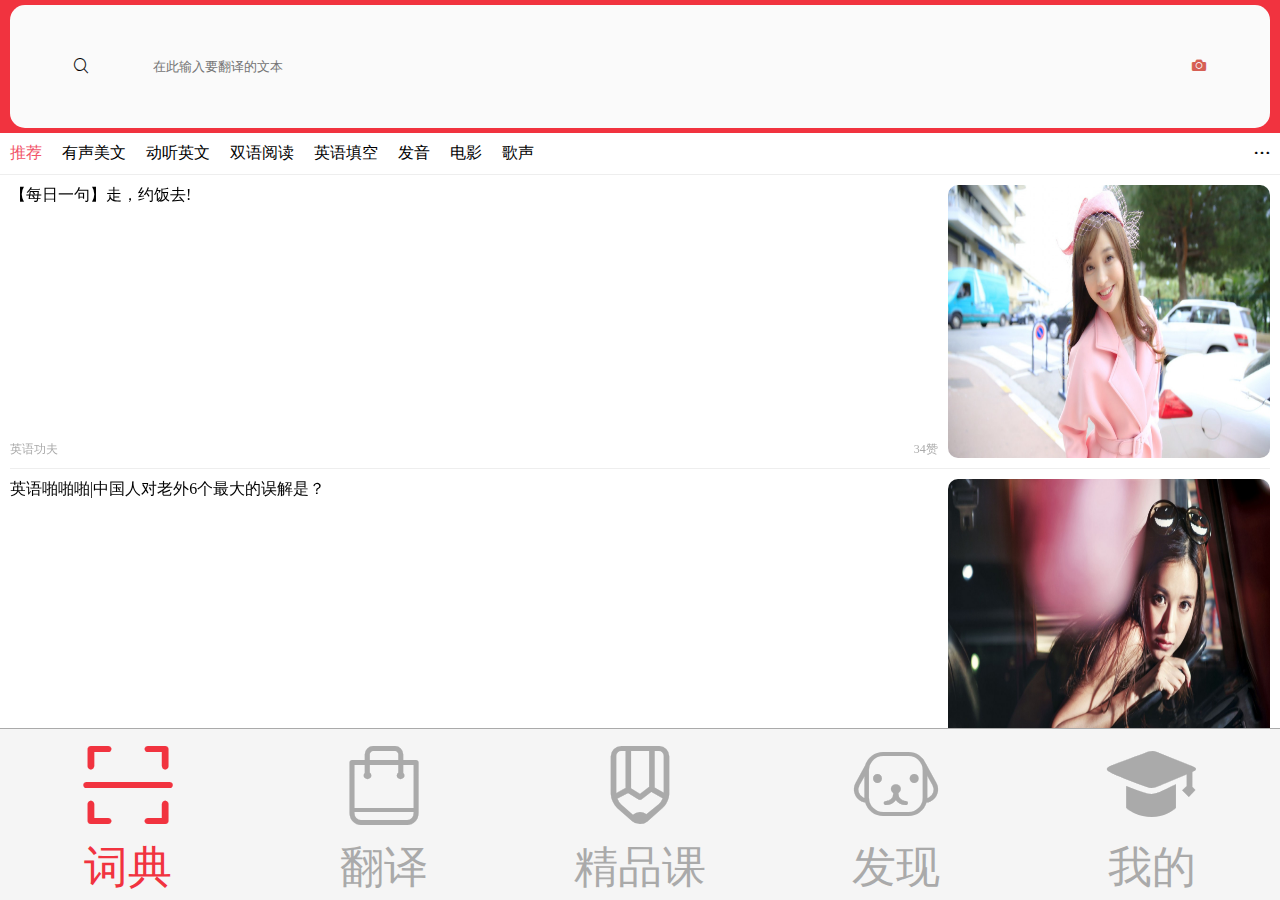
<file: demo1/index.html>
<!DOCTYPE html>
<html lang="en">
<head>
	<meta charset="UTF-8">
	<title>Document</title>
	<meta name="viewport" content="width=device-width, initial-scale=1.0, maximum-scale=1.0, user-scalable=0">
	<link rel="stylesheet" href="css/style.css">
</head>
<body>
	<div class="wrap">
		<header>
			<div class="head">
				<p class="there">
				<i class="iconfont fangda">&#xe62f;</i>
				<input type="text" placeholder="在此输入要翻译的文本" class="inputGet">
				<i class="iconfont jing">&#xe62b;</i>
				</p>
			</div>
			<div class="english"> 
				<!-- <p class="navBox"> -->
					<ul class="nav">
						<li>推荐</li>
						<li>有声美文</li>
						<li>动听英文</li>
						<li>双语阅读</li>
						<li>英语填空</li>
						<li>发音</li>
						<li>电影</li>
						<li>歌声</li>
					</ul>
			<!-- 	</p> -->
				<i class="iconfont more">
					&#xe637;
				</i>
			</div>
		</header>
		<div class="main">

		<section class="box">
			<dl class="dlText">
				<dd>
					<p>【每日一句】走，约饭去!</p>
					<p class="botom">
						<span>英语功夫</span>
						<span>34赞</span>
					</p>
				</dd>
				<dt><img src="img/1.jpg"></dt>
			</dl>
			<dl class="dlText">
				<dd>
					<p>英语啪啪啪|中国人对老外6个最大的误解是？</p>
					<p class="botom">
						<span class="orgin">圈子</span>
						<span>25赞</span>
					</p>
				</dd>
				<dt><img src="img/2.jpg"></dt>
			</dl>
			<dl class="dlText">
				<dd>
					<p>看电影学英文：【以你为傲】怎么说?</p>
					<p class="botom">
						<span class="orgin">圈子</span>
						<span>56赞</span>
					</p>
				</dd>
				<dt><img src="img/3.jpg"></dt>
			</dl>
			<dl class="dlText">
				<dd>
					<p>新的一年，你迈出自己成功的第一步了吗?</p>
					<p class="botom">
						<span class="orgin">圈子</span>
						<span>34赞</span>
					</p>
				</dd>
				<dt><img src="img/4.jpg"></dt>
			</dl>
			<dl class="dlText">
				<dd>
					<p>命运不受掌控，可你的人生自由自己主宰</p>
					<p class="botom">
						<span class="orgin">圈子</span>
						<span>71赞</span>
					</p>
				</dd>
				<dt><img src="img/5.jpg"></dt>
			</dl>
			<dl class="dlText">
				<dd>
					<p>听歌曲 用酷我</p>
					<p class="botom">
						<span class="orgin">圈子</span>
						<span>34赞</span>
					</p>
				</dd>
				<dt><img src="img/6.jpg"></dt>
			</dl>
			<dl class="dlText">
				<dd>
					<p>学习使我快乐</p>
					<p class="botom">
						<span class="orgin">圈子</span>
						<span>88赞</span>
					</p>
				</dd>
				<dt><img src="img/7.jpg"></dt>
			</dl>
		</section>
		</div>
		<footer>
			<ul>
				<li><i class="iconfont">&#xe638;</i><span>词典</span></li>
				<li><i class="iconfont">&#xe640;</i><span>翻译</span></li>
				<li><i class="iconfont">&#xe64c;</i><span>精品课</span></li>
				<li><i class="iconfont">&#xe64f;</i><span>发现</span></li>
				<li><i class="iconfont">&#xe63b;</i><span>我的</span></li>
			</ul>
		</footer>
	</div>
</body>
<script type="text/javascript" src="js/zepto.min.js"></script>
<script type="text/javascript" src="js/iscroll5.js"></script>
<script>
	document.documentElement.style.fontSize=window.innerWidth/375*100+"px";
	var myIScroll =new IScroll (".main");
</script>
</html>
</file>
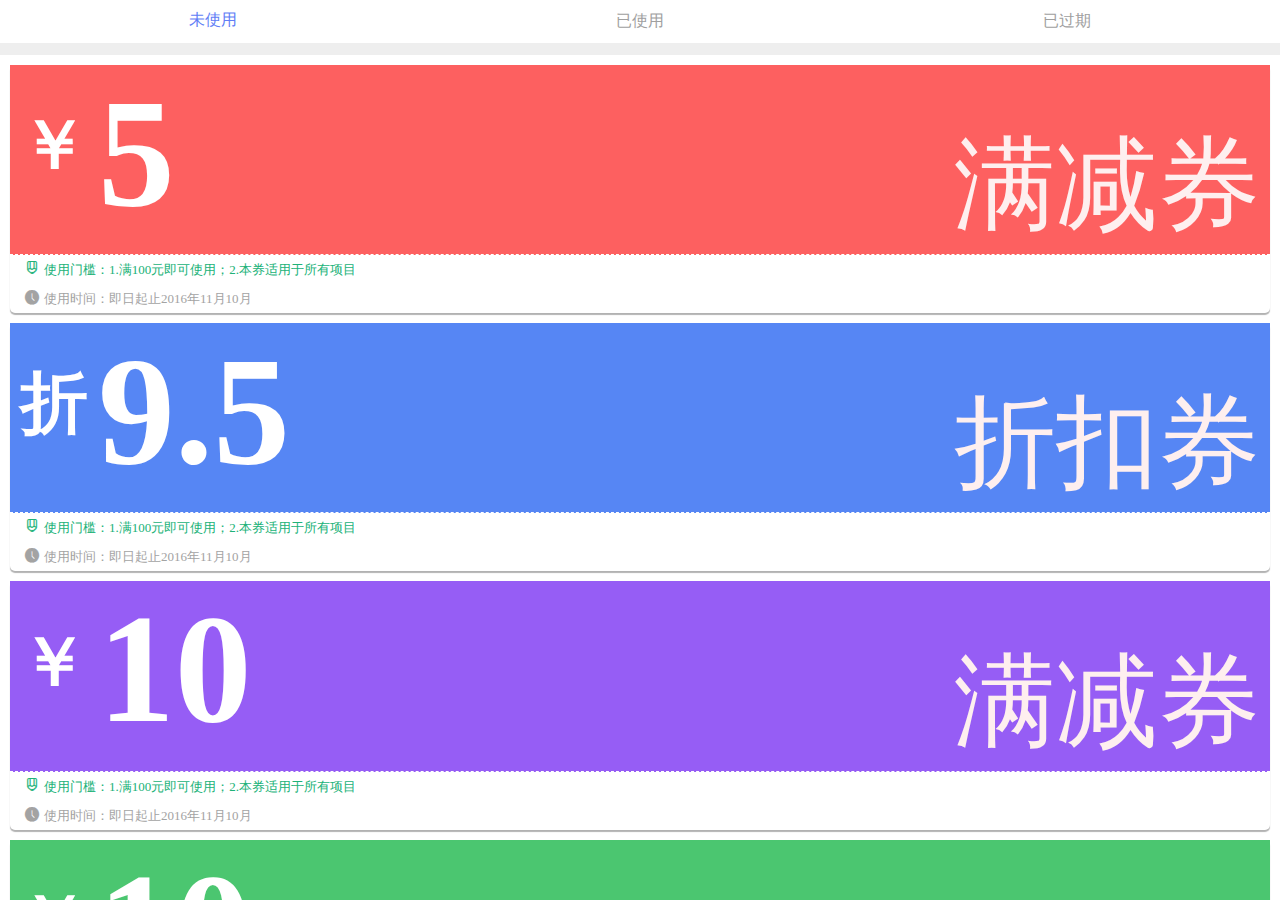
<file: demo2/index.html>
<!DOCTYPE html>
<html lang="en">
<head>
	<meta charset="UTF-8">
	<title>Document</title>
	<meta name="viewport" content="width=device-width, initial-scale=1.0, maximum-scale=1.0, user-scalable=0">
	<link rel="stylesheet" href="css/style.css">
</head>
<body>
	<div class="wrap">
		<header>
			<span>未使用</span>
			<span>已使用</span>
			<span>已过期</span>
		</header>
		<section>
		<div class="txtBox">
			
		
			<div class="box">
				<ul class="ulS">
					<li class="pink">
						<span class="fbf">
						<small>￥</small>
						<b>5</b>
						</span>
						<span class="odd">满减券</span>
					</li>
					<li class="txt">
						<p><i class="iconfont">&#xe64c;</i><span>使用门槛：1.满100元即可使用；2.本券适用于所有项目</span></p>
						<p><i class="iconfont">&#xe62a;</i><span>使用时间：即日起止2016年11月10月</span></p>
					</li>
				</ul>
				<ul class="ulS">
					<li class="pink blue">
						<span class="fbf">
						<small>折</small>
						<b>9.5</b>
						</span>
						<span class="odd">折扣券</span>
					</li>
					<li class="txt">
						<p><i class="iconfont">&#xe64c;</i><span>使用门槛：1.满100元即可使用；2.本券适用于所有项目</span></p>
						<p><i class="iconfont">&#xe62a;</i><span>使用时间：即日起止2016年11月10月</span></p>
					</li>
				</ul>
				<ul class="ulS">
					<li class="pink zi">
						<span class="fbf">
						<small>￥</small>
						<b>10</b>
						</span>
						<span class="odd">满减券</span>
					</li>
					<li class="txt">
						<p><i class="iconfont">&#xe64c;</i><span>使用门槛：1.满100元即可使用；2.本券适用于所有项目</span></p>
						<p><i class="iconfont">&#xe62a;</i><span>使用时间：即日起止2016年11月10月</span></p>
					</li>
				</ul>
				<ul class="ulS">
					<li class="pink green">
						<span class="fbf">
						<small>￥</small>
						<b>10</b>
						</span>
						<span class="odd">满减券</span>
					</li>
					<li class="txt">
						<p><i class="iconfont">&#xe64c;</i><span>使用门槛：1.满100元即可使用；2.本券适用于所有项目</span></p>
						<p><i class="iconfont">&#xe62a;</i><span>使用时间：即日起止2016年11月10月</span></p>
					</li>
				</ul>
				<ul class="ulS">
					<li class="pink zi">
						<span class="fbf">
						<small>￥</small>
						<b>10</b>
						</span>
						<span class="odd">满减券</span>
					</li>
					<li class="txt">
						<p><i class="iconfont">&#xe64c;</i><span>使用门槛：1.满100元即可使用；2.本券适用于所有项目</span></p>
						<p><i class="iconfont">&#xe62a;</i><span>使用时间：即日起止2016年11月10月</span></p>
					</li>
				</ul>
			</div>
		</div>
		</section>
		<footer></footer>
	</div>
</body>
<script>
	document.documentElement.style.fontSize=window.innerWidth/375*100+"px";
</script>
</html>
</file>
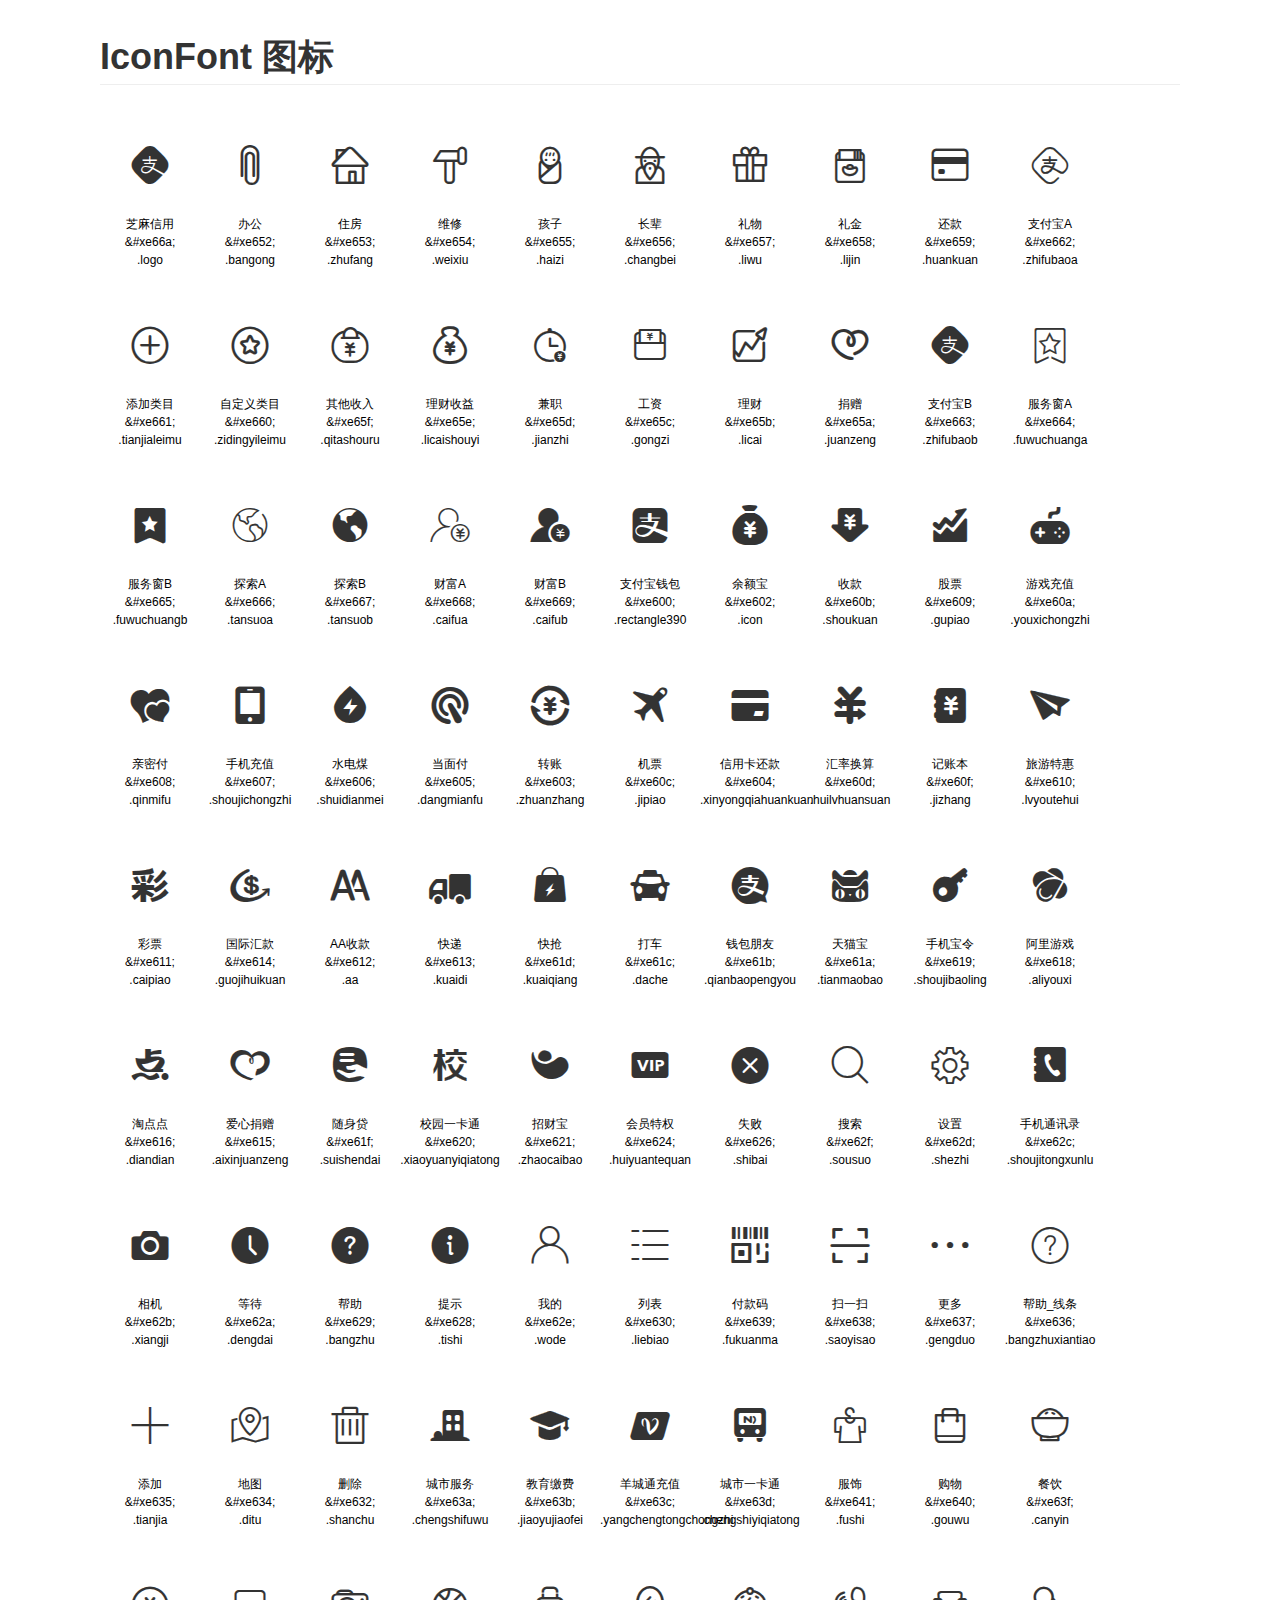
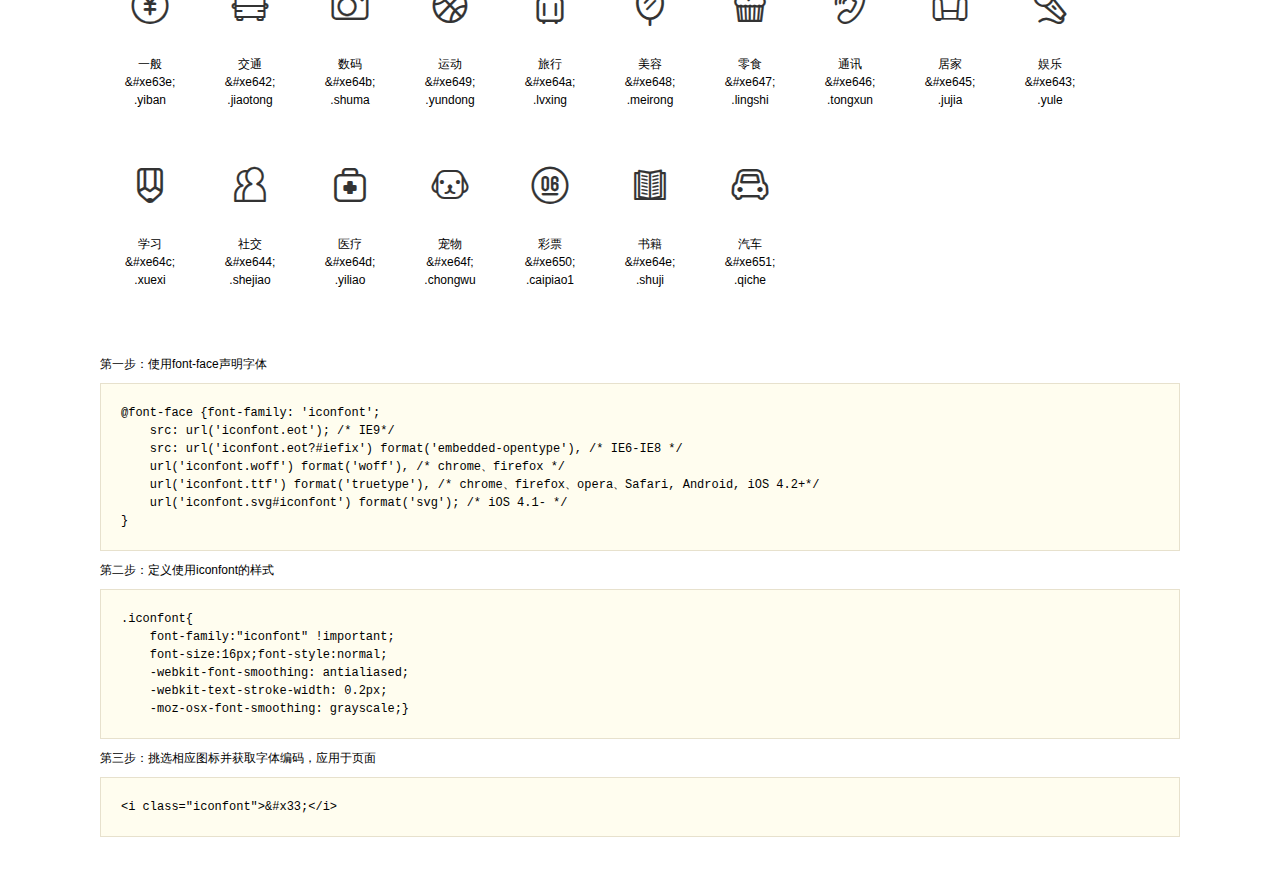
<file: demo1/fonts/demo.html>
<!DOCTYPE html>
<html>
<head>
    <meta charset="utf-8"/>
    <title>IconFont</title>
    <link rel="stylesheet" href="demo.css">
    <link rel="stylesheet" href="iconfont.css">
</head>
<body>
    <div class="main">
        <h1>IconFont 图标</h1>
        <ul class="icon_lists clear">
            
                <li>
                <i class="icon iconfont">&#xe663;</i>
                    <div class="name">芝麻信用</div>
                    <div class="code">&amp;#xe66a;</div>
                    <div class="fontclass">.logo</div>
                </li>
            
                <li>
                <i class="icon iconfont">&#xe652;</i>
                    <div class="name">办公</div>
                    <div class="code">&amp;#xe652;</div>
                    <div class="fontclass">.bangong</div>
                </li>
            
                <li>
                <i class="icon iconfont">&#xe653;</i>
                    <div class="name">住房</div>
                    <div class="code">&amp;#xe653;</div>
                    <div class="fontclass">.zhufang</div>
                </li>
            
                <li>
                <i class="icon iconfont">&#xe654;</i>
                    <div class="name">维修</div>
                    <div class="code">&amp;#xe654;</div>
                    <div class="fontclass">.weixiu</div>
                </li>
            
                <li>
                <i class="icon iconfont">&#xe655;</i>
                    <div class="name">孩子</div>
                    <div class="code">&amp;#xe655;</div>
                    <div class="fontclass">.haizi</div>
                </li>
            
                <li>
                <i class="icon iconfont">&#xe656;</i>
                    <div class="name">长辈</div>
                    <div class="code">&amp;#xe656;</div>
                    <div class="fontclass">.changbei</div>
                </li>
            
                <li>
                <i class="icon iconfont">&#xe657;</i>
                    <div class="name">礼物</div>
                    <div class="code">&amp;#xe657;</div>
                    <div class="fontclass">.liwu</div>
                </li>
            
                <li>
                <i class="icon iconfont">&#xe658;</i>
                    <div class="name">礼金</div>
                    <div class="code">&amp;#xe658;</div>
                    <div class="fontclass">.lijin</div>
                </li>
            
                <li>
                <i class="icon iconfont">&#xe659;</i>
                    <div class="name">还款</div>
                    <div class="code">&amp;#xe659;</div>
                    <div class="fontclass">.huankuan</div>
                </li>
            
                <li>
                <i class="icon iconfont">&#xe662;</i>
                    <div class="name">支付宝A</div>
                    <div class="code">&amp;#xe662;</div>
                    <div class="fontclass">.zhifubaoa</div>
                </li>
            
                <li>
                <i class="icon iconfont">&#xe661;</i>
                    <div class="name">添加类目</div>
                    <div class="code">&amp;#xe661;</div>
                    <div class="fontclass">.tianjialeimu</div>
                </li>
            
                <li>
                <i class="icon iconfont">&#xe660;</i>
                    <div class="name">自定义类目</div>
                    <div class="code">&amp;#xe660;</div>
                    <div class="fontclass">.zidingyileimu</div>
                </li>
            
                <li>
                <i class="icon iconfont">&#xe65f;</i>
                    <div class="name">其他收入</div>
                    <div class="code">&amp;#xe65f;</div>
                    <div class="fontclass">.qitashouru</div>
                </li>
            
                <li>
                <i class="icon iconfont">&#xe65e;</i>
                    <div class="name">理财收益</div>
                    <div class="code">&amp;#xe65e;</div>
                    <div class="fontclass">.licaishouyi</div>
                </li>
            
                <li>
                <i class="icon iconfont">&#xe65d;</i>
                    <div class="name">兼职</div>
                    <div class="code">&amp;#xe65d;</div>
                    <div class="fontclass">.jianzhi</div>
                </li>
            
                <li>
                <i class="icon iconfont">&#xe65c;</i>
                    <div class="name">工资</div>
                    <div class="code">&amp;#xe65c;</div>
                    <div class="fontclass">.gongzi</div>
                </li>
            
                <li>
                <i class="icon iconfont">&#xe65b;</i>
                    <div class="name">理财</div>
                    <div class="code">&amp;#xe65b;</div>
                    <div class="fontclass">.licai</div>
                </li>
            
                <li>
                <i class="icon iconfont">&#xe65a;</i>
                    <div class="name">捐赠</div>
                    <div class="code">&amp;#xe65a;</div>
                    <div class="fontclass">.juanzeng</div>
                </li>
            
                <li>
                <i class="icon iconfont">&#xe663;</i>
                    <div class="name">支付宝B</div>
                    <div class="code">&amp;#xe663;</div>
                    <div class="fontclass">.zhifubaob</div>
                </li>
            
                <li>
                <i class="icon iconfont">&#xe664;</i>
                    <div class="name">服务窗A</div>
                    <div class="code">&amp;#xe664;</div>
                    <div class="fontclass">.fuwuchuanga</div>
                </li>
            
                <li>
                <i class="icon iconfont">&#xe665;</i>
                    <div class="name">服务窗B</div>
                    <div class="code">&amp;#xe665;</div>
                    <div class="fontclass">.fuwuchuangb</div>
                </li>
            
                <li>
                <i class="icon iconfont">&#xe666;</i>
                    <div class="name">探索A</div>
                    <div class="code">&amp;#xe666;</div>
                    <div class="fontclass">.tansuoa</div>
                </li>
            
                <li>
                <i class="icon iconfont">&#xe667;</i>
                    <div class="name">探索B</div>
                    <div class="code">&amp;#xe667;</div>
                    <div class="fontclass">.tansuob</div>
                </li>
            
                <li>
                <i class="icon iconfont">&#xe668;</i>
                    <div class="name">财富A</div>
                    <div class="code">&amp;#xe668;</div>
                    <div class="fontclass">.caifua</div>
                </li>
            
                <li>
                <i class="icon iconfont">&#xe669;</i>
                    <div class="name">财富B</div>
                    <div class="code">&amp;#xe669;</div>
                    <div class="fontclass">.caifub</div>
                </li>
            
                <li>
                <i class="icon iconfont">&#xe600;</i>
                    <div class="name">支付宝钱包</div>
                    <div class="code">&amp;#xe600;</div>
                    <div class="fontclass">.rectangle390</div>
                </li>
            
                <li>
                <i class="icon iconfont">&#xe602;</i>
                    <div class="name">余额宝</div>
                    <div class="code">&amp;#xe602;</div>
                    <div class="fontclass">.icon</div>
                </li>
            
                <li>
                <i class="icon iconfont">&#xe60b;</i>
                    <div class="name">收款</div>
                    <div class="code">&amp;#xe60b;</div>
                    <div class="fontclass">.shoukuan</div>
                </li>
            
                <li>
                <i class="icon iconfont">&#xe609;</i>
                    <div class="name">股票</div>
                    <div class="code">&amp;#xe609;</div>
                    <div class="fontclass">.gupiao</div>
                </li>
            
                <li>
                <i class="icon iconfont">&#xe60a;</i>
                    <div class="name">游戏充值</div>
                    <div class="code">&amp;#xe60a;</div>
                    <div class="fontclass">.youxichongzhi</div>
                </li>
            
                <li>
                <i class="icon iconfont">&#xe608;</i>
                    <div class="name">亲密付</div>
                    <div class="code">&amp;#xe608;</div>
                    <div class="fontclass">.qinmifu</div>
                </li>
            
                <li>
                <i class="icon iconfont">&#xe607;</i>
                    <div class="name">手机充值</div>
                    <div class="code">&amp;#xe607;</div>
                    <div class="fontclass">.shoujichongzhi</div>
                </li>
            
                <li>
                <i class="icon iconfont">&#xe606;</i>
                    <div class="name">水电煤</div>
                    <div class="code">&amp;#xe606;</div>
                    <div class="fontclass">.shuidianmei</div>
                </li>
            
                <li>
                <i class="icon iconfont">&#xe605;</i>
                    <div class="name">当面付</div>
                    <div class="code">&amp;#xe605;</div>
                    <div class="fontclass">.dangmianfu</div>
                </li>
            
                <li>
                <i class="icon iconfont">&#xe603;</i>
                    <div class="name">转账</div>
                    <div class="code">&amp;#xe603;</div>
                    <div class="fontclass">.zhuanzhang</div>
                </li>
            
                <li>
                <i class="icon iconfont">&#xe60c;</i>
                    <div class="name">机票</div>
                    <div class="code">&amp;#xe60c;</div>
                    <div class="fontclass">.jipiao</div>
                </li>
            
                <li>
                <i class="icon iconfont">&#xe604;</i>
                    <div class="name">信用卡还款</div>
                    <div class="code">&amp;#xe604;</div>
                    <div class="fontclass">.xinyongqiahuankuan</div>
                </li>
            
                <li>
                <i class="icon iconfont">&#xe60d;</i>
                    <div class="name">汇率换算</div>
                    <div class="code">&amp;#xe60d;</div>
                    <div class="fontclass">.huilvhuansuan</div>
                </li>
            
                <li>
                <i class="icon iconfont">&#xe60f;</i>
                    <div class="name">记账本</div>
                    <div class="code">&amp;#xe60f;</div>
                    <div class="fontclass">.jizhang</div>
                </li>
            
                <li>
                <i class="icon iconfont">&#xe610;</i>
                    <div class="name">旅游特惠</div>
                    <div class="code">&amp;#xe610;</div>
                    <div class="fontclass">.lvyoutehui</div>
                </li>
            
                <li>
                <i class="icon iconfont">&#xe611;</i>
                    <div class="name">彩票</div>
                    <div class="code">&amp;#xe611;</div>
                    <div class="fontclass">.caipiao</div>
                </li>
            
                <li>
                <i class="icon iconfont">&#xe614;</i>
                    <div class="name">国际汇款</div>
                    <div class="code">&amp;#xe614;</div>
                    <div class="fontclass">.guojihuikuan</div>
                </li>
            
                <li>
                <i class="icon iconfont">&#xe612;</i>
                    <div class="name">AA收款</div>
                    <div class="code">&amp;#xe612;</div>
                    <div class="fontclass">.aa</div>
                </li>
            
                <li>
                <i class="icon iconfont">&#xe613;</i>
                    <div class="name">快递</div>
                    <div class="code">&amp;#xe613;</div>
                    <div class="fontclass">.kuaidi</div>
                </li>
            
                <li>
                <i class="icon iconfont">&#xe61d;</i>
                    <div class="name">快抢</div>
                    <div class="code">&amp;#xe61d;</div>
                    <div class="fontclass">.kuaiqiang</div>
                </li>
            
                <li>
                <i class="icon iconfont">&#xe61c;</i>
                    <div class="name">打车</div>
                    <div class="code">&amp;#xe61c;</div>
                    <div class="fontclass">.dache</div>
                </li>
            
                <li>
                <i class="icon iconfont">&#xe61b;</i>
                    <div class="name">钱包朋友</div>
                    <div class="code">&amp;#xe61b;</div>
                    <div class="fontclass">.qianbaopengyou</div>
                </li>
            
                <li>
                <i class="icon iconfont">&#xe61a;</i>
                    <div class="name">天猫宝</div>
                    <div class="code">&amp;#xe61a;</div>
                    <div class="fontclass">.tianmaobao</div>
                </li>
            
                <li>
                <i class="icon iconfont">&#xe619;</i>
                    <div class="name">手机宝令</div>
                    <div class="code">&amp;#xe619;</div>
                    <div class="fontclass">.shoujibaoling</div>
                </li>
            
                <li>
                <i class="icon iconfont">&#xe618;</i>
                    <div class="name">阿里游戏</div>
                    <div class="code">&amp;#xe618;</div>
                    <div class="fontclass">.aliyouxi</div>
                </li>
            
                <li>
                <i class="icon iconfont">&#xe616;</i>
                    <div class="name">淘点点</div>
                    <div class="code">&amp;#xe616;</div>
                    <div class="fontclass">.diandian</div>
                </li>
            
                <li>
                <i class="icon iconfont">&#xe615;</i>
                    <div class="name">爱心捐赠</div>
                    <div class="code">&amp;#xe615;</div>
                    <div class="fontclass">.aixinjuanzeng</div>
                </li>
            
                <li>
                <i class="icon iconfont">&#xe61f;</i>
                    <div class="name">随身贷</div>
                    <div class="code">&amp;#xe61f;</div>
                    <div class="fontclass">.suishendai</div>
                </li>
            
                <li>
                <i class="icon iconfont">&#xe620;</i>
                    <div class="name">校园一卡通</div>
                    <div class="code">&amp;#xe620;</div>
                    <div class="fontclass">.xiaoyuanyiqiatong</div>
                </li>
            
                <li>
                <i class="icon iconfont">&#xe621;</i>
                    <div class="name">招财宝</div>
                    <div class="code">&amp;#xe621;</div>
                    <div class="fontclass">.zhaocaibao</div>
                </li>
            
                <li>
                <i class="icon iconfont">&#xe624;</i>
                    <div class="name">会员特权</div>
                    <div class="code">&amp;#xe624;</div>
                    <div class="fontclass">.huiyuantequan</div>
                </li>
            
                <li>
                <i class="icon iconfont">&#xe626;</i>
                    <div class="name">失败</div>
                    <div class="code">&amp;#xe626;</div>
                    <div class="fontclass">.shibai</div>
                </li>
            
                <li>
                <i class="icon iconfont">&#xe62f;</i>
                    <div class="name">搜索</div>
                    <div class="code">&amp;#xe62f;</div>
                    <div class="fontclass">.sousuo</div>
                </li>
            
                <li>
                <i class="icon iconfont">&#xe62d;</i>
                    <div class="name">设置</div>
                    <div class="code">&amp;#xe62d;</div>
                    <div class="fontclass">.shezhi</div>
                </li>
            
                <li>
                <i class="icon iconfont">&#xe62c;</i>
                    <div class="name">手机通讯录</div>
                    <div class="code">&amp;#xe62c;</div>
                    <div class="fontclass">.shoujitongxunlu</div>
                </li>
            
                <li>
                <i class="icon iconfont">&#xe62b;</i>
                    <div class="name">相机</div>
                    <div class="code">&amp;#xe62b;</div>
                    <div class="fontclass">.xiangji</div>
                </li>
            
                <li>
                <i class="icon iconfont">&#xe62a;</i>
                    <div class="name">等待</div>
                    <div class="code">&amp;#xe62a;</div>
                    <div class="fontclass">.dengdai</div>
                </li>
            
                <li>
                <i class="icon iconfont">&#xe629;</i>
                    <div class="name">帮助</div>
                    <div class="code">&amp;#xe629;</div>
                    <div class="fontclass">.bangzhu</div>
                </li>
            
                <li>
                <i class="icon iconfont">&#xe628;</i>
                    <div class="name">提示</div>
                    <div class="code">&amp;#xe628;</div>
                    <div class="fontclass">.tishi</div>
                </li>
            
                <li>
                <i class="icon iconfont">&#xe62e;</i>
                    <div class="name">我的</div>
                    <div class="code">&amp;#xe62e;</div>
                    <div class="fontclass">.wode</div>
                </li>
            
                <li>
                <i class="icon iconfont">&#xe630;</i>
                    <div class="name">列表</div>
                    <div class="code">&amp;#xe630;</div>
                    <div class="fontclass">.liebiao</div>
                </li>
            
                <li>
                <i class="icon iconfont">&#xe639;</i>
                    <div class="name">付款码</div>
                    <div class="code">&amp;#xe639;</div>
                    <div class="fontclass">.fukuanma</div>
                </li>
            
                <li>
                <i class="icon iconfont">&#xe638;</i>
                    <div class="name">扫一扫</div>
                    <div class="code">&amp;#xe638;</div>
                    <div class="fontclass">.saoyisao</div>
                </li>
            
                <li>
                <i class="icon iconfont">&#xe637;</i>
                    <div class="name">更多</div>
                    <div class="code">&amp;#xe637;</div>
                    <div class="fontclass">.gengduo</div>
                </li>
            
                <li>
                <i class="icon iconfont">&#xe636;</i>
                    <div class="name">帮助_线条</div>
                    <div class="code">&amp;#xe636;</div>
                    <div class="fontclass">.bangzhuxiantiao</div>
                </li>
            
                <li>
                <i class="icon iconfont">&#xe635;</i>
                    <div class="name">添加</div>
                    <div class="code">&amp;#xe635;</div>
                    <div class="fontclass">.tianjia</div>
                </li>
            
                <li>
                <i class="icon iconfont">&#xe634;</i>
                    <div class="name">地图</div>
                    <div class="code">&amp;#xe634;</div>
                    <div class="fontclass">.ditu</div>
                </li>
            
                <li>
                <i class="icon iconfont">&#xe632;</i>
                    <div class="name">删除</div>
                    <div class="code">&amp;#xe632;</div>
                    <div class="fontclass">.shanchu</div>
                </li>
            
                <li>
                <i class="icon iconfont">&#xe63a;</i>
                    <div class="name">城市服务</div>
                    <div class="code">&amp;#xe63a;</div>
                    <div class="fontclass">.chengshifuwu</div>
                </li>
            
                <li>
                <i class="icon iconfont">&#xe63b;</i>
                    <div class="name">教育缴费</div>
                    <div class="code">&amp;#xe63b;</div>
                    <div class="fontclass">.jiaoyujiaofei</div>
                </li>
            
                <li>
                <i class="icon iconfont">&#xe63c;</i>
                    <div class="name">羊城通充值</div>
                    <div class="code">&amp;#xe63c;</div>
                    <div class="fontclass">.yangchengtongchongzhi</div>
                </li>
            
                <li>
                <i class="icon iconfont">&#xe63d;</i>
                    <div class="name">城市一卡通</div>
                    <div class="code">&amp;#xe63d;</div>
                    <div class="fontclass">.chengshiyiqiatong</div>
                </li>
            
                <li>
                <i class="icon iconfont">&#xe641;</i>
                    <div class="name">服饰</div>
                    <div class="code">&amp;#xe641;</div>
                    <div class="fontclass">.fushi</div>
                </li>
            
                <li>
                <i class="icon iconfont">&#xe640;</i>
                    <div class="name">购物</div>
                    <div class="code">&amp;#xe640;</div>
                    <div class="fontclass">.gouwu</div>
                </li>
            
                <li>
                <i class="icon iconfont">&#xe63f;</i>
                    <div class="name">餐饮</div>
                    <div class="code">&amp;#xe63f;</div>
                    <div class="fontclass">.canyin</div>
                </li>
            
                <li>
                <i class="icon iconfont">&#xe63e;</i>
                    <div class="name">一般</div>
                    <div class="code">&amp;#xe63e;</div>
                    <div class="fontclass">.yiban</div>
                </li>
            
                <li>
                <i class="icon iconfont">&#xe642;</i>
                    <div class="name">交通</div>
                    <div class="code">&amp;#xe642;</div>
                    <div class="fontclass">.jiaotong</div>
                </li>
            
                <li>
                <i class="icon iconfont">&#xe64b;</i>
                    <div class="name">数码</div>
                    <div class="code">&amp;#xe64b;</div>
                    <div class="fontclass">.shuma</div>
                </li>
            
                <li>
                <i class="icon iconfont">&#xe649;</i>
                    <div class="name">运动</div>
                    <div class="code">&amp;#xe649;</div>
                    <div class="fontclass">.yundong</div>
                </li>
            
                <li>
                <i class="icon iconfont">&#xe64a;</i>
                    <div class="name">旅行</div>
                    <div class="code">&amp;#xe64a;</div>
                    <div class="fontclass">.lvxing</div>
                </li>
            
                <li>
                <i class="icon iconfont">&#xe648;</i>
                    <div class="name">美容</div>
                    <div class="code">&amp;#xe648;</div>
                    <div class="fontclass">.meirong</div>
                </li>
            
                <li>
                <i class="icon iconfont">&#xe647;</i>
                    <div class="name">零食</div>
                    <div class="code">&amp;#xe647;</div>
                    <div class="fontclass">.lingshi</div>
                </li>
            
                <li>
                <i class="icon iconfont">&#xe646;</i>
                    <div class="name">通讯</div>
                    <div class="code">&amp;#xe646;</div>
                    <div class="fontclass">.tongxun</div>
                </li>
            
                <li>
                <i class="icon iconfont">&#xe645;</i>
                    <div class="name">居家</div>
                    <div class="code">&amp;#xe645;</div>
                    <div class="fontclass">.jujia</div>
                </li>
            
                <li>
                <i class="icon iconfont">&#xe643;</i>
                    <div class="name">娱乐</div>
                    <div class="code">&amp;#xe643;</div>
                    <div class="fontclass">.yule</div>
                </li>
            
                <li>
                <i class="icon iconfont">&#xe64c;</i>
                    <div class="name">学习</div>
                    <div class="code">&amp;#xe64c;</div>
                    <div class="fontclass">.xuexi</div>
                </li>
            
                <li>
                <i class="icon iconfont">&#xe644;</i>
                    <div class="name">社交</div>
                    <div class="code">&amp;#xe644;</div>
                    <div class="fontclass">.shejiao</div>
                </li>
            
                <li>
                <i class="icon iconfont">&#xe64d;</i>
                    <div class="name">医疗</div>
                    <div class="code">&amp;#xe64d;</div>
                    <div class="fontclass">.yiliao</div>
                </li>
            
                <li>
                <i class="icon iconfont">&#xe64f;</i>
                    <div class="name">宠物</div>
                    <div class="code">&amp;#xe64f;</div>
                    <div class="fontclass">.chongwu</div>
                </li>
            
                <li>
                <i class="icon iconfont">&#xe650;</i>
                    <div class="name">彩票</div>
                    <div class="code">&amp;#xe650;</div>
                    <div class="fontclass">.caipiao1</div>
                </li>
            
                <li>
                <i class="icon iconfont">&#xe64e;</i>
                    <div class="name">书籍</div>
                    <div class="code">&amp;#xe64e;</div>
                    <div class="fontclass">.shuji</div>
                </li>
            
                <li>
                <i class="icon iconfont">&#xe651;</i>
                    <div class="name">汽车</div>
                    <div class="code">&amp;#xe651;</div>
                    <div class="fontclass">.qiche</div>
                </li>
            
        </ul>


        <div class="helps">
            第一步：使用font-face声明字体
            <pre>
@font-face {font-family: 'iconfont';
    src: url('iconfont.eot'); /* IE9*/
    src: url('iconfont.eot?#iefix') format('embedded-opentype'), /* IE6-IE8 */
    url('iconfont.woff') format('woff'), /* chrome、firefox */
    url('iconfont.ttf') format('truetype'), /* chrome、firefox、opera、Safari, Android, iOS 4.2+*/
    url('iconfont.svg#iconfont') format('svg'); /* iOS 4.1- */
}
</pre>
第二步：定义使用iconfont的样式
            <pre>
.iconfont{
    font-family:"iconfont" !important;
    font-size:16px;font-style:normal;
    -webkit-font-smoothing: antialiased;
    -webkit-text-stroke-width: 0.2px;
    -moz-osx-font-smoothing: grayscale;}
</pre>
第三步：挑选相应图标并获取字体编码，应用于页面
<pre>
&lt;i class="iconfont"&gt;&amp;#x33;&lt;/i&gt;
</pre>
        </div>

    </div>
</body>
</html>
</file>
<file: demo1/css/style.css>
@charset "UTF-8";
@import url(../fonts/iconfont.css);
* {
  margin: 0;
  padding: 0; }

ul {
  list-style: none; }

input {
  outline: none;
  border: 0; }

html, body {
  width: 100%;
  height: 100%;
  font-size: 16px;
  font-family: "微软雅黑"; }

.wrap {
  width: 100%;
  height: 100%;
  display: flex;
  flex-direction: column; }
  .wrap header {
    width: 100%;
    height: auto;
    flex-shrink: 0; }
    .wrap header .head {
      background: #F1333F;
      padding: 5px 0; }
    .wrap header .there {
      margin: 0 10px;
      display: flex;
      background: #FAFAFA;
      height: .36rem;
      align-items: center;
      border-radius: 15px; }
    .wrap header .fangda, .wrap header .jing {
      display: inline-block;
      height: .36rem;
      width: .36rem;
      padding: 0 10px;
      display: flex;
      align-items: center;
      justify-content: center; }
    .wrap header .jing {
      color: #D65F53; }
    .wrap header .inputGet {
      height: .36rem;
      background: #FAFAFA;
      display: flex;
      flex-grow: 1; }
    .wrap header .english {
      display: flex;
      width: 100%;
      position: relative; }
    .wrap header .more {
      text-align: center;
      padding: 12px 10px;
      position: absolute;
      right: 0;
      background: #fff;
      display: inline-block; }
    .wrap header .nav {
      display: flex;
      width: 100%;
      padding: 10px 0;
      border-bottom: 1px solid #eee;
      overflow: hidden; }
    .wrap header .nav li {
      flex-shrink: 0;
      padding: 0 10px; }
    .wrap header .nav li:nth-child(1) {
      color: #F1546A; }
  .wrap .main {
    height: 100%;
    width: 100%;
    overflow: hidden; }
    .wrap .main .box {
      flex-shrink: 1;
      flex-grow: 1;
      width: 100%;
      height: auto; }
      .wrap .main .box .dlText {
        display: flex;
        margin: 0px 10px;
        padding: 10px 0;
        border-bottom: 1px solid #eee; }
      .wrap .main .box .dlText dt {
        width: 1rem;
        height: .8rem;
        padding-left: 10px; }
      .wrap .main .box .dlText dt img {
        height: 100%;
        width: 100%;
        border-radius: 10px;
        background-size: cover; }
      .wrap .main .box .dlText dd {
        display: flex;
        width: 78%;
        flex-direction: column;
        justify-content: space-between; }
      .wrap .main .box .botom {
        display: flex;
        justify-content: space-between;
        color: #aaa;
        font-size: 12px; }
      .wrap .main .box .orgin {
        border: 1px solid #85BCE3;
        color: #85BCE3; }
  .wrap footer {
    background: #F5F5F5;
    width: 100%;
    padding: 3px 0;
    border-top: 1px solid #aaa; }
    .wrap footer ul {
      display: flex;
      width: 100%; }
    .wrap footer ul li {
      width: 20%;
      display: flex;
      flex-direction: column;
      justify-content: center;
      align-items: center;
      color: #AAAAAA; }
    .wrap footer i {
      font-size: .28rem; }
    .wrap footer ul li:nth-child(1) {
      color: #F1333F; }
    .wrap footer span {
      font-size: .13rem; }

/*# sourceMappingURL=style.css.map */
</file>
<file: demo2/css/style.css>
@import url(../fonts/iconfont.css);
* {
  margin: 0;
  padding: 0; }

html, body {
  font-size: 16px;
  width: 100%;
  height: 100%;
  background: #EEEEEE; }

ui {
  list-style: none; }

.wrap {
  height: 100%;
  width: 100%;
  display: flex;
  flex-direction: column; }
  .wrap header {
    background: #fff;
    flex-shrink: 0;
    border-bottom: 1px solid #eee;
    display: flex;
    align-items: center; }
    .wrap header span {
      display: inline-block;
      flex-grow: 1;
      display: flex;
      align-items: center;
      justify-content: center;
      margin: 0px 20px;
      height: 100%;
      padding: 10px 0;
      color: #A0A0A0; }
    .wrap header span:nth-child(1) {
      border-bottom: 2px solid #617EF6;
      color: #617EF6; }
  .wrap section {
    flex-shrink: 1;
    flex-grow: 1;
    overflow-y: auto;
    background: #eee; }
    .wrap section .txtBox {
      height: 100%;
      background: #fff; }
    .wrap section .box {
      margin-top: 10px;
      background: #fff;
      border-top: 1px solid #eee; }
    .wrap section .ulS {
      height: auto;
      margin: 10px 10px;
      border-radius: 5px;
      box-shadow: 0px 2px 1px rgba(0, 0, 0, 0.3);
      display: flex;
      flex-direction: column; }
    .wrap section .ulS li {
      display: flex;
      width: 100%; }
    .wrap section .pink {
      text-indent: 10px;
      background: #FD6060;
      display: flex;
      justify-content: space-between;
      border-bottom: 1px dashed #fff; }
    .wrap section .pink small {
      font-size: .2rem;
      font-weight: bold;
      display: inline-block;
      height: 100%;
      padding-top: .1rem; }
    .wrap section .pink b {
      font-size: .45rem; }
    .wrap section .fbf {
      color: #fff;
      display: flex; }
    .wrap section .odd {
      color: #FEEFEF;
      /*height: 100%;*/
      font-size: .3rem;
      padding: .15rem 0 0 0;
      display: inline-block;
      padding-right: 10px; }
    .wrap section .txt {
      display: flex;
      flex-direction: column;
      text-indent: 10px;
      font-size: 13px;
      white-space: nowrap; }
    .wrap section .txt p {
      padding: 5px 0; }
    .wrap section .txt p:nth-child(1) {
      color: #20B278; }
    .wrap section .txt p:nth-child(2) {
      color: #A3A3A3; }
    .wrap section .txt i {
      padding: 0 4px; }
    .wrap section .zi {
      background: #965DF5; }
    .wrap section .blue {
      background: #5686F4; }
    .wrap section .green {
      background: #4BC670; }

/*# sourceMappingURL=style.css.map */
</file>
<file: demo1/fonts/iconfont.css>
@font-face {font-family: "iconfont";
  src: url('iconfont.eot?t=1476059862'); /* IE9*/
  src: url('iconfont.eot?t=1476059862#iefix') format('embedded-opentype'), /* IE6-IE8 */
  url('iconfont.woff?t=1476059862') format('woff'), /* chrome, firefox */
  url('iconfont.ttf?t=1476059862') format('truetype'), /* chrome, firefox, opera, Safari, Android, iOS 4.2+*/
  url('iconfont.svg?t=1476059862#iconfont') format('svg'); /* iOS 4.1- */
}

.iconfont {
  font-family:"iconfont" !important;
  font-size:16px;
  font-style:normal;
  -webkit-font-smoothing: antialiased;
  -webkit-text-stroke-width: 0.2px;
  -moz-osx-font-smoothing: grayscale;
}
.icon-logo:before { content: "\e66a"; }
.icon-bangong:before { content: "\e652"; }
.icon-zhufang:before { content: "\e653"; }
.icon-weixiu:before { content: "\e654"; }
.icon-haizi:before { content: "\e655"; }
.icon-changbei:before { content: "\e656"; }
.icon-liwu:before { content: "\e657"; }
.icon-lijin:before { content: "\e658"; }
.icon-huankuan:before { content: "\e659"; }
.icon-zhifubaoa:before { content: "\e662"; }
.icon-tianjialeimu:before { content: "\e661"; }
.icon-zidingyileimu:before { content: "\e660"; }
.icon-qitashouru:before { content: "\e65f"; }
.icon-licaishouyi:before { content: "\e65e"; }
.icon-jianzhi:before { content: "\e65d"; }
.icon-gongzi:before { content: "\e65c"; }
.icon-licai:before { content: "\e65b"; }
.icon-juanzeng:before { content: "\e65a"; }
.icon-zhifubaob:before { content: "\e663"; }
.icon-fuwuchuanga:before { content: "\e664"; }
.icon-fuwuchuangb:before { content: "\e665"; }
.icon-tansuoa:before { content: "\e666"; }
.icon-tansuob:before { content: "\e667"; }
.icon-caifua:before { content: "\e668"; }
.icon-caifub:before { content: "\e669"; }
.icon-rectangle390:before { content: "\e600"; }
.icon-icon:before { content: "\e602"; }
.icon-shoukuan:before { content: "\e60b"; }
.icon-gupiao:before { content: "\e609"; }
.icon-youxichongzhi:before { content: "\e60a"; }
.icon-qinmifu:before { content: "\e608"; }
.icon-shoujichongzhi:before { content: "\e607"; }
.icon-shuidianmei:before { content: "\e606"; }
.icon-dangmianfu:before { content: "\e605"; }
.icon-zhuanzhang:before { content: "\e603"; }
.icon-jipiao:before { content: "\e60c"; }
.icon-xinyongqiahuankuan:before { content: "\e604"; }
.icon-huilvhuansuan:before { content: "\e60d"; }
.icon-jizhang:before { content: "\e60f"; }
.icon-lvyoutehui:before { content: "\e610"; }
.icon-caipiao:before { content: "\e611"; }
.icon-guojihuikuan:before { content: "\e614"; }
.icon-aa:before { content: "\e612"; }
.icon-kuaidi:before { content: "\e613"; }
.icon-kuaiqiang:before { content: "\e61d"; }
.icon-dache:before { content: "\e61c"; }
.icon-qianbaopengyou:before { content: "\e61b"; }
.icon-tianmaobao:before { content: "\e61a"; }
.icon-shoujibaoling:before { content: "\e619"; }
.icon-aliyouxi:before { content: "\e618"; }
.icon-diandian:before { content: "\e616"; }
.icon-aixinjuanzeng:before { content: "\e615"; }
.icon-suishendai:before { content: "\e61f"; }
.icon-xiaoyuanyiqiatong:before { content: "\e620"; }
.icon-zhaocaibao:before { content: "\e621"; }
.icon-huiyuantequan:before { content: "\e624"; }
.icon-shibai:before { content: "\e626"; }
.icon-sousuo:before { content: "\e62f"; }
.icon-shezhi:before { content: "\e62d"; }
.icon-shoujitongxunlu:before { content: "\e62c"; }
.icon-xiangji:before { content: "\e62b"; }
.icon-dengdai:before { content: "\e62a"; }
.icon-bangzhu:before { content: "\e629"; }
.icon-tishi:before { content: "\e628"; }
.icon-wode:before { content: "\e62e"; }
.icon-liebiao:before { content: "\e630"; }
.icon-fukuanma:before { content: "\e639"; }
.icon-saoyisao:before { content: "\e638"; }
.icon-gengduo:before { content: "\e637"; }
.icon-bangzhuxiantiao:before { content: "\e636"; }
.icon-tianjia:before { content: "\e635"; }
.icon-ditu:before { content: "\e634"; }
.icon-shanchu:before { content: "\e632"; }
.icon-chengshifuwu:before { content: "\e63a"; }
.icon-jiaoyujiaofei:before { content: "\e63b"; }
.icon-yangchengtongchongzhi:before { content: "\e63c"; }
.icon-chengshiyiqiatong:before { content: "\e63d"; }
.icon-fushi:before { content: "\e641"; }
.icon-gouwu:before { content: "\e640"; }
.icon-canyin:before { content: "\e63f"; }
.icon-yiban:before { content: "\e63e"; }
.icon-jiaotong:before { content: "\e642"; }
.icon-shuma:before { content: "\e64b"; }
.icon-yundong:before { content: "\e649"; }
.icon-lvxing:before { content: "\e64a"; }
.icon-meirong:before { content: "\e648"; }
.icon-lingshi:before { content: "\e647"; }
.icon-tongxun:before { content: "\e646"; }
.icon-jujia:before { content: "\e645"; }
.icon-yule:before { content: "\e643"; }
.icon-xuexi:before { content: "\e64c"; }
.icon-shejiao:before { content: "\e644"; }
.icon-yiliao:before { content: "\e64d"; }
.icon-chongwu:before { content: "\e64f"; }
.icon-caipiao1:before { content: "\e650"; }
.icon-shuji:before { content: "\e64e"; }
.icon-qiche:before { content: "\e651"; }
</file>
<file: demo1/fonts/demo.css>
*{margin: 0;padding: 0;list-style: none;}
/*
KISSY CSS Reset
理念：1. reset 的目的不是清除浏览器的默认样式，这仅是部分工作。清除和重置是紧密不可分的。
2. reset 的目的不是让默认样式在所有浏览器下一致，而是减少默认样式有可能带来的问题。
3. reset 期望提供一套普适通用的基础样式。但没有银弹，推荐根据具体需求，裁剪和修改后再使用。
特色：1. 适应中文；2. 基于最新主流浏览器。
维护：玉伯<lifesinger@gmail.com>, 正淳<ragecarrier@gmail.com>
 */

/** 清除内外边距 **/
body, h1, h2, h3, h4, h5, h6, hr, p, blockquote, /* structural elements 结构元素 */
dl, dt, dd, ul, ol, li, /* list elements 列表元素 */
pre, /* text formatting elements 文本格式元素 */
form, fieldset, legend, button, input, textarea, /* form elements 表单元素 */
th, td /* table elements 表格元素 */ {
  margin: 0;
  padding: 0;
}

/** 设置默认字体 **/
body,
button, input, select, textarea /* for ie */ {
  font: 12px/1.5 tahoma, arial, \5b8b\4f53, sans-serif;
}
h1, h2, h3, h4, h5, h6 { font-size: 100%; }
address, cite, dfn, em, var { font-style: normal; } /* 将斜体扶正 */
code, kbd, pre, samp { font-family: courier new, courier, monospace; } /* 统一等宽字体 */
small { font-size: 12px; } /* 小于 12px 的中文很难阅读，让 small 正常化 */

/** 重置列表元素 **/
ul, ol { list-style: none; }

/** 重置文本格式元素 **/
a { text-decoration: none; }
a:hover { text-decoration: underline; }


/** 重置表单元素 **/
legend { color: #000; } /* for ie6 */
fieldset, img { border: 0; } /* img 搭车：让链接里的 img 无边框 */
button, input, select, textarea { font-size: 100%; } /* 使得表单元素在 ie 下能继承字体大小 */
/* 注：optgroup 无法扶正 */

/** 重置表格元素 **/
table { border-collapse: collapse; border-spacing: 0; }

/* 清除浮动 */
.ks-clear:after, .clear:after {
  content: '\20';
  display: block;
  height: 0;
  clear: both;
}
.ks-clear, .clear {
  *zoom: 1;
}

.main {padding: 30px 100px;}
.main h1{font-size:36px; color:#333; text-align:left;margin-bottom:30px; border-bottom: 1px solid #eee;}

.helps{margin-top:40px;}
.helps pre{
  padding:20px;
  margin:10px 0;
  border:solid 1px #e7e1cd;
  background-color: #fffdef;
  overflow: auto;
}

.icon_lists li{
  float:left;
  width: 100px;
  height:180px;
  text-align: center;
}
.icon_lists .icon{
  font-size: 42px;
  line-height: 100px;
  margin: 10px 0;
  color:#333;
  -webkit-transition: font-size 0.25s ease-out 0s;
  -moz-transition: font-size 0.25s ease-out 0s;
  transition: font-size 0.25s ease-out 0s;

}
.icon_lists .icon:hover{
  font-size: 100px;
}
</file>
